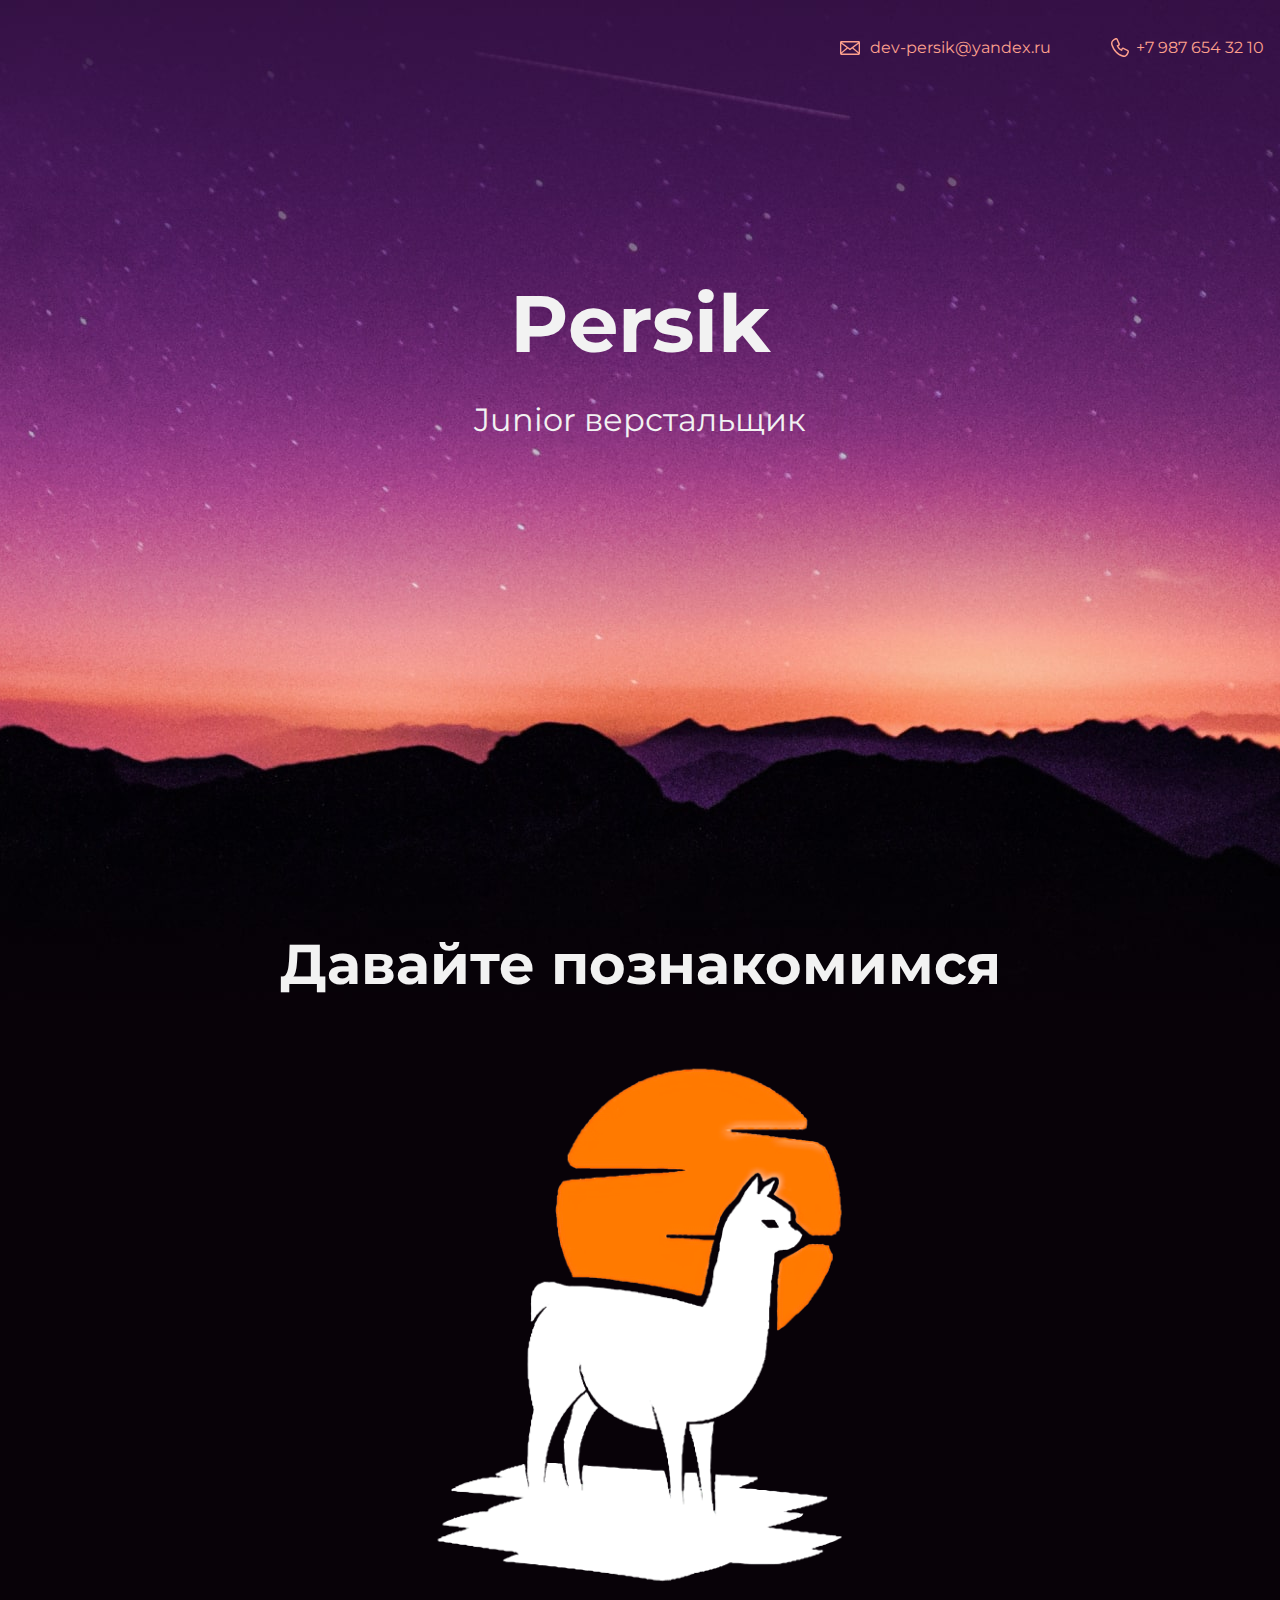
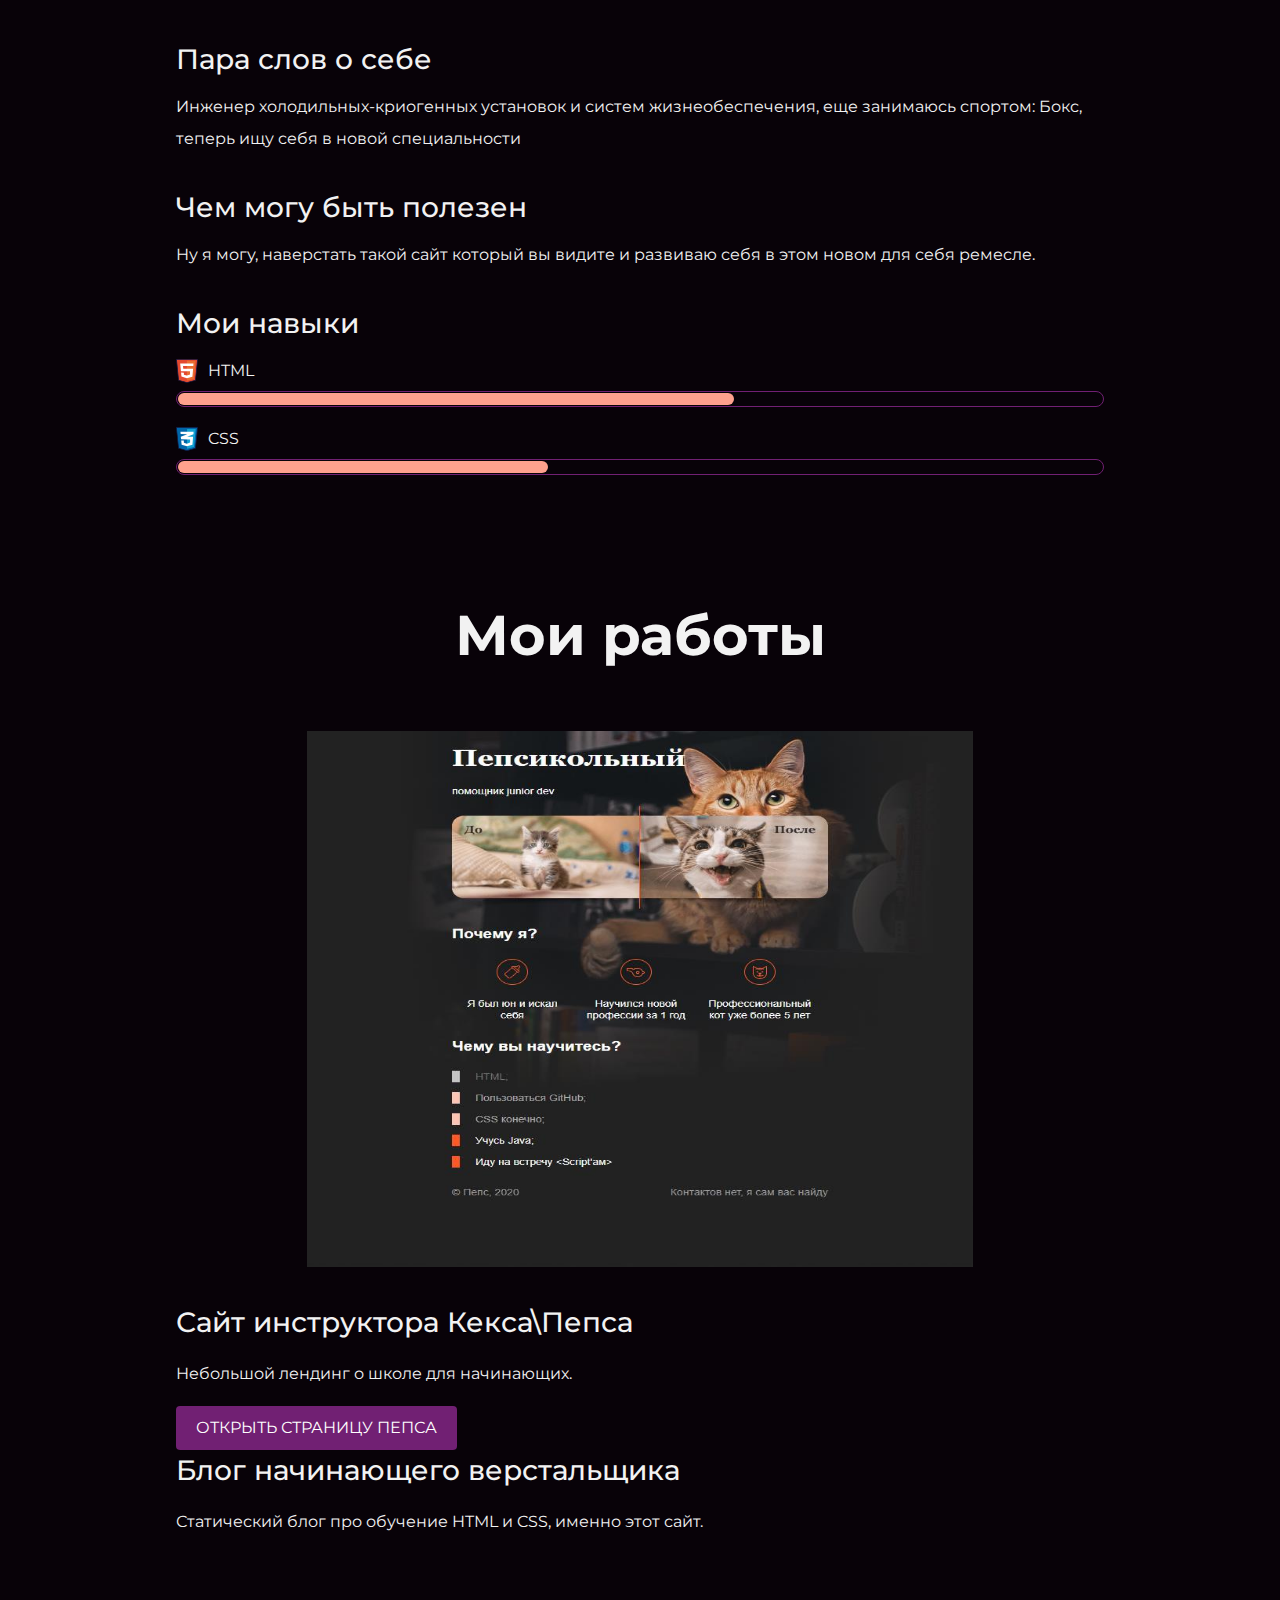
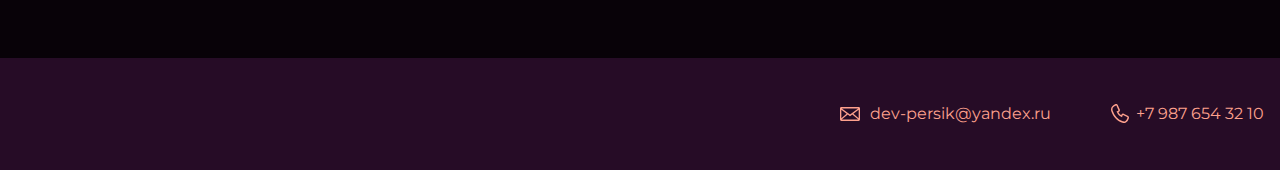
<file: index.html>
<!DOCTYPE html>
<html lang="ru">
  <head>
    <meta charset="UTF-8">
    <link rel="stylesheet" href="style.css">
    <link href="https://fonts.googleapis.com/css?family=Montserrat:400,500,700|Old+Standard+TT&display=swap&subset=cyrillic" rel="stylesheet">
    <title>Портфолио Junior верстальщика Persik'a</title>
  </head>

  <body>
    <header class="page-header">
    	<div class="container">
      	<a class="header-email"href="mailto:dev-persik@yandex.ru">dev-persik@yandex.ru</a>
    	<a class="header-phone"href="tel:+79876543210">+7 987 654 32 10</a>
  		</div>
    </header>

    <section class="hero-image">
    	<div class="container">
      <h1 class="heading">Persik</h1>
      <p>Junior верстальщик</p>
  		</div>
    </section>

    <section class="intro">
    <div class="container">
      <h2 class="subheading">Давайте познакомимся</h2>
      	<figure class="user-image">
 		 <img src="files/alpaca_logo_no_fone_white.png" width="536" height="536" alt="Фотография Неопознанного Персика">
		</figure>
		<div>
      		<h3>Пара слов о себе</h3>
      		<p>Инженер холодильных-криогенных установок и систем жизнеобеспечения, еще занимаюсь спортом: Бокс, теперь ищу себя в новой специальности</p>
      	</div>
      	<div>
      		<h3>Чем могу быть полезен</h3>
      		<p>Ну я могу, наверстать такой сайт который вы видите и развиваю себя в этом новом для себя ремесле.</p>
    	</div>
		<div class="skills">
  			<h3>Мои навыки</h3>
  			<dl class="skills-list">
    		<dt class="skill-html">HTML</dt>
    		<dd class="level"><div style="width: 60%" alt="60%">60%</div></dd>
		    <dt class="skill-css">CSS</dt>
		    <dd class="level"><div style="width: 40%" alt="40%">40%</div></dd>
  			</dl>
		</div>

    </div>
    </section>

    <section class="portfolio">
    	<div class="container">
      <h2 class="subheading">Мои работы</h2>
		<figure class="project-image">
			<!--<img src="files/project.jpg" width="928" height="536" alt="Cайт инструктора Кекса">-->
  			<img src="files/project2.jpg" width="666" height="536" alt="Cайт инструктора Кекса">
		</figure>
      <h3>Сайт инструктора Кекса\Пепса</h3>
      <p>Небольшой лендинг о школе для начинающих.</p>
      <a class="button" href="source/project/index.html">Открыть страницу Пепса</a>
      
      <h3>Блог начинающего верстальщика</h3>
      <p>Статический блог про обучение HTML и CSS, именно этот сайт.</p>
    </div>
    </section>

    <footer class="page-footer">
    	<div class="container">
      <a class="footer-email"href="mailto:dev-persik@yandex.ru">dev-persik@yandex.ru</a>
    	<a class="footer-phone"href="tel:+79876543210">+7 987 654 32 10</a>
  		</div>
    </footer>
  </body>
</html>
</file>
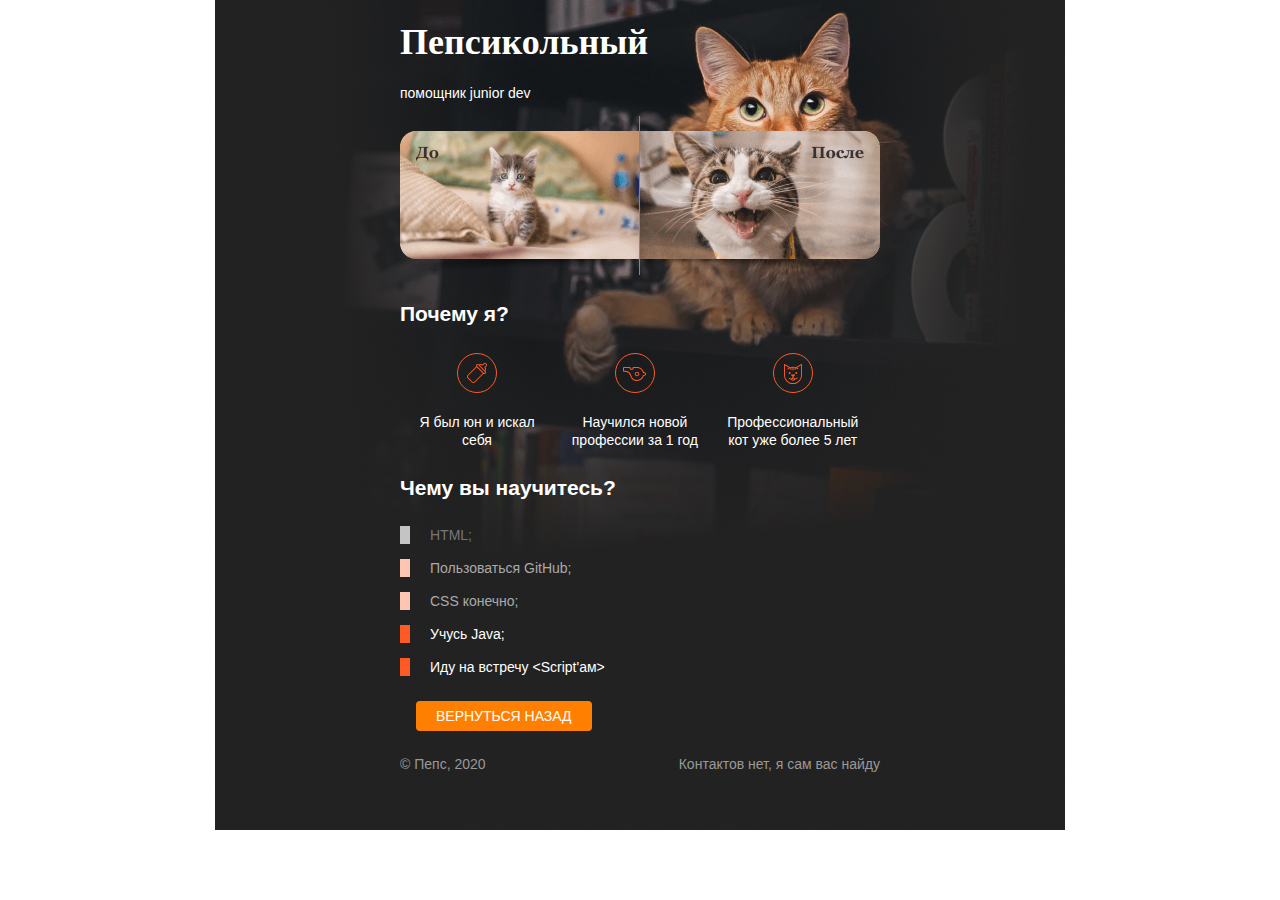
<file: source/project/index.html>
<!DOCTYPE html>
<html lang="ru">
  <head>
    <meta charset="utf-8"><p></p>
    <title>Сайт для кота</title>
    <link rel="stylesheet" href="style.css">
  </head>
  <body>
    <div class="container">
      <header class="site-header">
        <h1>Пепсикольный</h1>
        <p>помощник junior dev</p>
        <img src="img/banner-2.png">
      </header>

      <section class="features">
        <h2>Почему я?</h2>
        <p class="feature-kitten">Я был юн и искал себя</p>
        <p class="feature-train">Научился новой профессии за 1 год</p>
        <p class="feature-cat">Профессиональный кот уже более 5 лет</p>
      </section>

      <section class="skills">
        <h2>Чему вы научитесь?</h2>
        <ul class="skills-list">
          <li class="skills-item">HTML;</li>
          <li class="skills-item standart">Пользоваться GitHub;</li>
          <li class="skills-item standart">CSS конечно;</li>
          <li class="skills-item vip">Учусь Java;</li>
          <li class="skills-item vip">Иду на встречу &lt;Script'aм&gt;</li>
        </ul>
      </section>

        <div class="container">
        <a class="button" href="https://peersik.github.io/my-site/">Вернуться назад</a>
        </div>

      <footer class="site-footer">
        <p>© Пепс, 2020</p>
        <p>Контактов нет, я сам вас найду</p>
      </footer>
    </div>
  </body>
</html>
</file>
<file: style.css>
body {
  margin: 0;
  min-width: 960px;
  font-family: "Montserrat", "Helvetica", "Arial", sans-serif;
  font-size: 16px;
  line-height: 32px;
  color: #f2f2f2;
  background-color: #080208;
  background-image: url("img/hero-bg.jpg");
  background-repeat: no-repeat;
  background-position: top center;
}

.container {
  max-width: 928px;
  margin: 0 auto;
  padding: 0 16px;
}

.page-header {
  margin: 0 0 180px;
  padding: 32px 0 32px;
}

.page-header .container,
.page-footer .container {
  max-width: 1408px;
  text-align: right;
}

.page-header a {
  margin-left: 56px;
  color: #fea18d;
  text-decoration: none;
  background-repeat: no-repeat;
  background-position: left;
}

.header-email {
  padding-left: 30px;
  background-image: url("img/icon-email.svg");
}

.header-phone {
  padding-left: 25px;
  background-image: url("img/icon-phone.svg");
}

.hero-image {
  margin-bottom: 480px;
}

.hero-image .container {
  max-width: 1408px;
  text-align: center;
}

.heading {
  margin: 0 0 24px;
  font-size: 80px;
  line-height: 96px;
}

.hero-image p {
  margin: 0;
  font-size: 32px;
  line-height: 48px;
}

.intro {
  margin: 0 0 120px;
}

.subheading {
  margin: 0 0 56px;
  font-size: 56px;
  line-height: 80px;
  text-align: center;
}

.user-image {
  margin: 0 0 32px;
  text-align: center;
}

.intro h3,
.portfolio h3 {
  margin: 0 0 12px;
  font-size: 28px;
  line-height: 40px;
  font-weight: 500;
}

.intro p {
  margin: 0 0 32px;
}

.skills-list {
  margin: 0;
  padding: 0;
}

.skills-list dt {
  padding-left: 32px;
  background-repeat: no-repeat;
  background-position: left;
}

.skill-html {
  background-image: url("img/icon-html.svg");
}

.skill-css {
  background-image: url("img/icon-css.svg");
}

.level {
  margin: 4px 0 16px;
  padding: 0;
  height: 14px;
  font-size: 0;
  background-color: #080208;
  border: 1px solid #712073;
  border-radius: 8px;
}

.level div {
  margin: 1px;
  height: 12px;
  background-color: #fea18d;
  border-radius: 6px;
}

.portfolio {
  margin: 0 0 120px;
}

.projects {
  margin: 0;
  padding: 0;
  list-style: none;
}

.projects li {
  margin: 0 0 80px;
}

.project-image {
  margin: 0 0 24px;
  text-align: center;
}

.projects p {
  margin: 0 0 24px;
}

.button {
  padding: 6px 20px;
  display: inline-block;
  vertical-align: baseline;
  text-decoration: none;
  text-transform: uppercase;
  border-radius: 4px;
  background-color: #712073;
  color: #ffffff;
}

.page-footer {
  padding: 40px 0;
  background-color: #260c26;
}

.page-footer a {
  margin-left: 56px;
  color: #fea18d;
  text-decoration: none;
  background-repeat: no-repeat;
  background-position: left;
}

.footer-email {
  padding-left: 30px;
  background-image: url("img/icon-email.svg");
}

.footer-phone {
  padding-left: 25px;
  background-image: url("img/icon-phone.svg");
}
</file>
<file: source/project/style.css>
body {
  padding: 0;
  font-family: "Arial", sans-serif;
  font-size: 14px;
  line-height: 18px;
  color: #ffffff;
  background: #ffffff url("img/keks-background-dark.jpg") no-repeat 50% 0;
}

h1 {
  width: 260px;
  font-family: "Georgia", serif;
  font-size: 36px;
  line-height: 36px;
}

h2 {
  padding-bottom: 12px;
}

.site-header {
  margin-bottom: 30px;
}

.skills-item {
  margin-bottom: 15px;
  padding-left: 20px;
  border-left: 10px solid #c4c4c4;
  color: #777777;
}

.standart {
  border-color: #ffc5b3;
  color: #aaaaaa;
}

.vip {
  border-color: #ff5a26;
  color: #ffffff;
}

.container {
  width: 480px;
  margin: 0 auto;
}

.site-header img {
  display: block;
  margin: 0 auto;
}

.features {
  margin-bottom: 30px;
}

.features p {
  display: inline-block;
  vertical-align: top;
  width: 30%;
  margin: 0 5px;
  text-align: center;
  background-repeat: no-repeat;
  background-position: center top;
}

.feature-kitten {
  padding-top: 60px;
  background-image: url("img/bottle.svg");
}

.feature-cat {
  padding-top: 60px;
  background-image: url("img/cat.svg");
}

.feature-train {
  padding-top: 60px;
  background-image: url("img/whistle.svg");
}

.skills-list {
  padding: 0;
  list-style: none;
}

.site-footer {
  display: flex;
  justify-content: space-between;
  color: #999999;
}

.button {
  padding: 6px 20px;
  display: inline-block;
  vertical-align: baseline;
  text-decoration: none;
  text-transform: uppercase;
  border-radius: 4px;
  background-color: #FF8000;
  color: #ffffff;
  margin-top: 10px;
  margin-bottom: 10px;
  text-align: center;
}

.container {
  max-width: 928px;
  margin: 0 auto;
  padding: 0 16px;
  align-items: center;
  justify-content: center;
}
</file>
